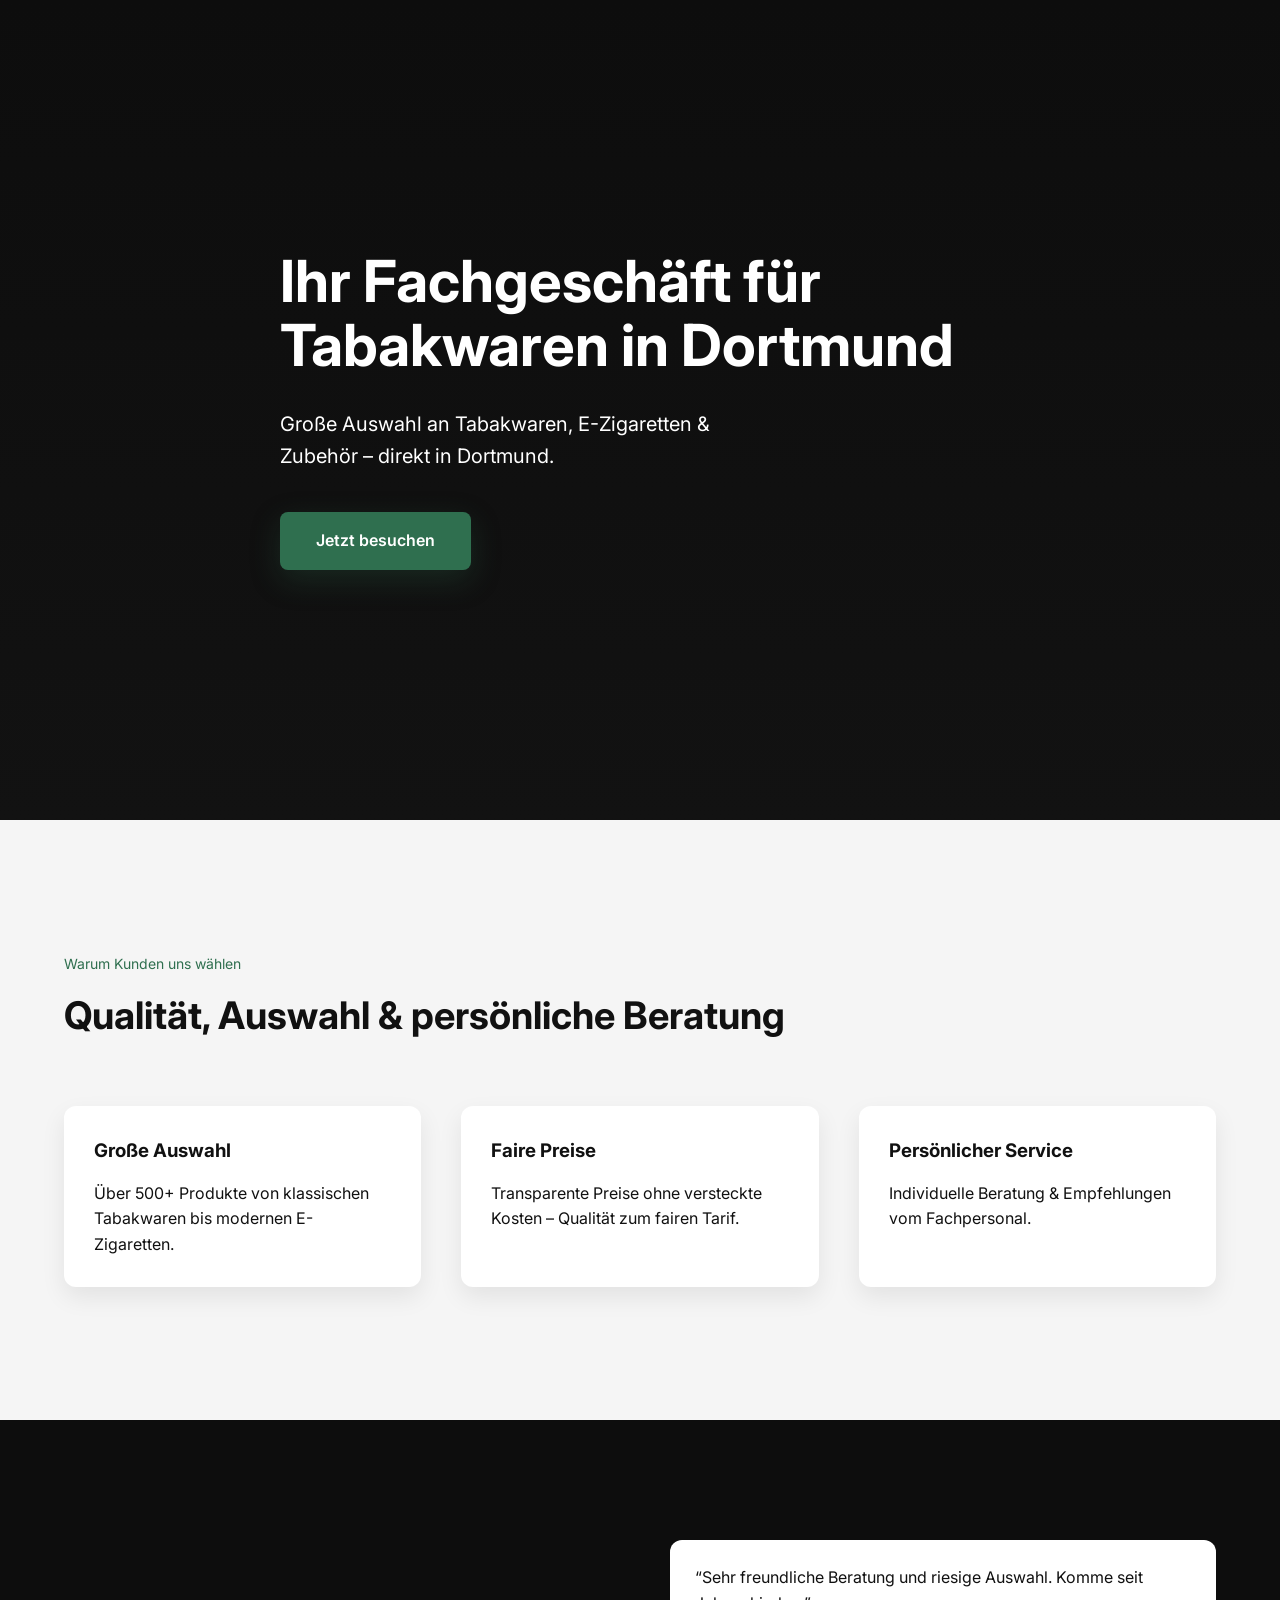
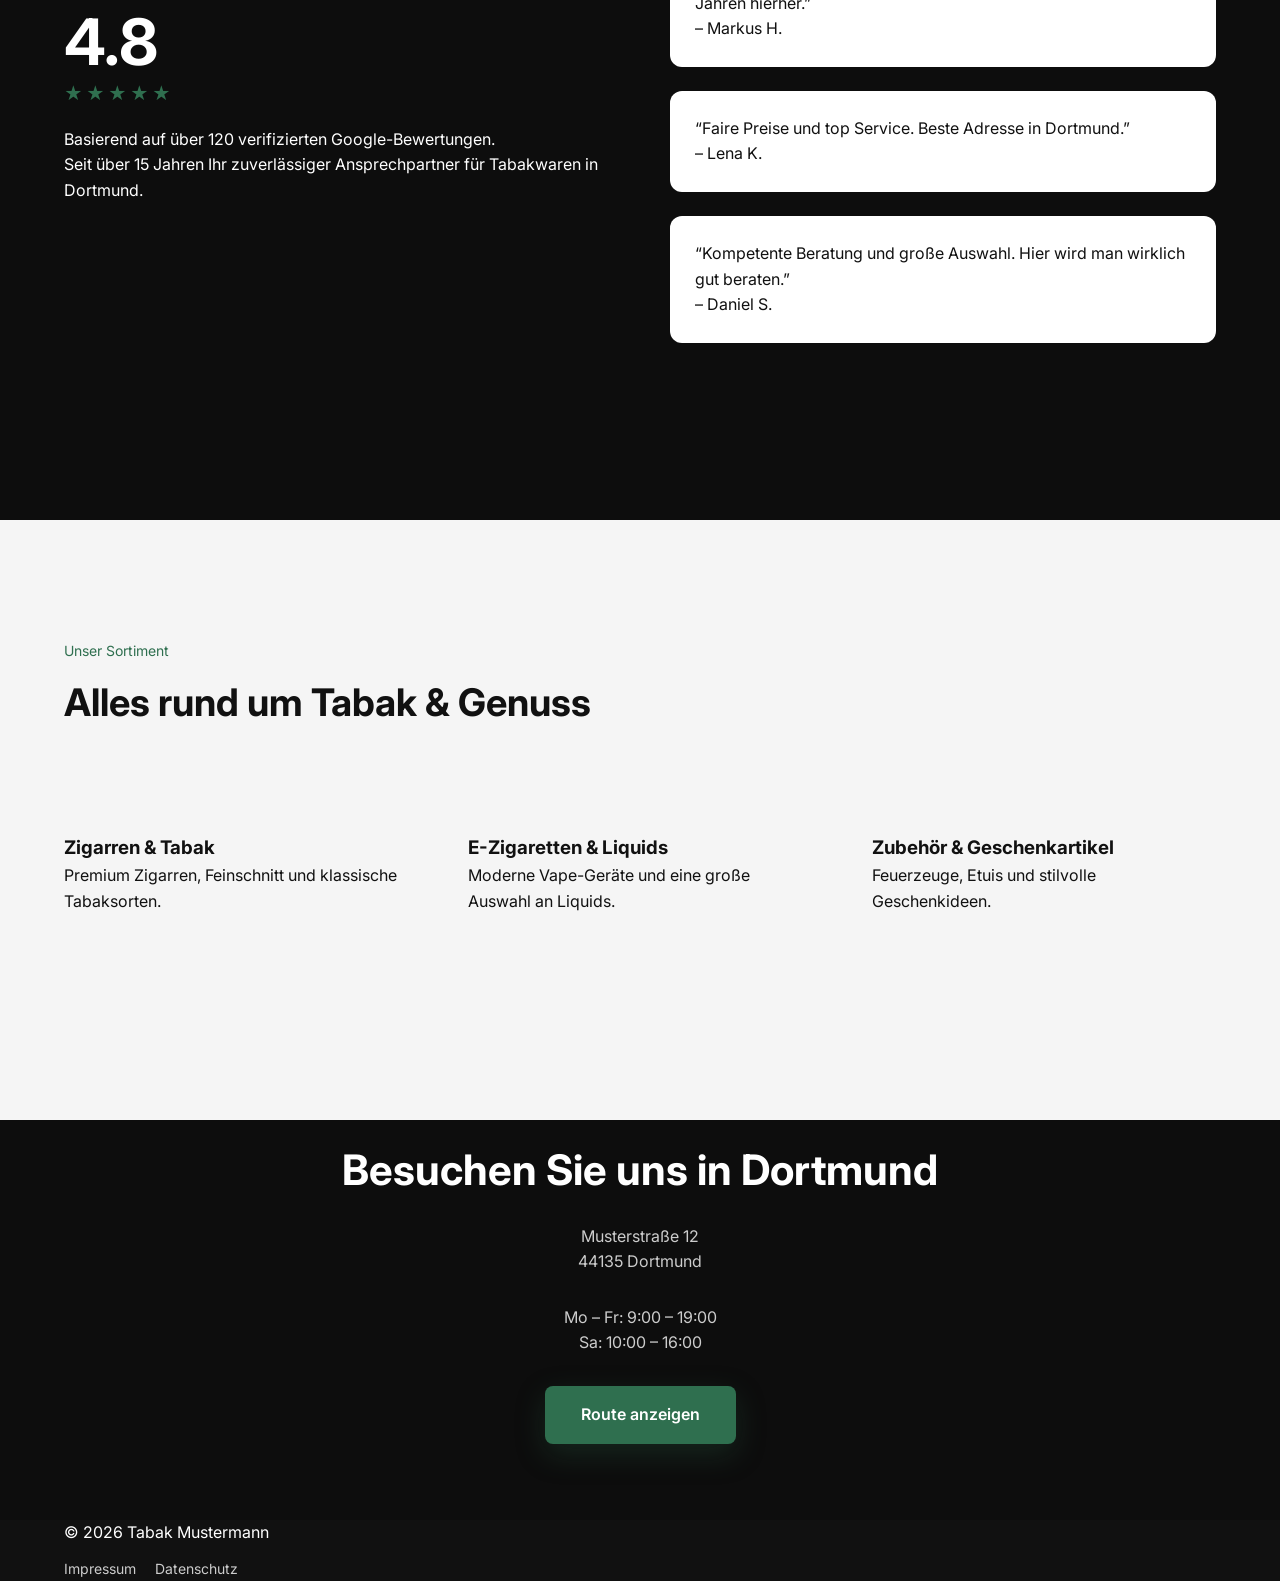
<file: index.html>
<!DOCTYPE html>
<html lang="de">
<head>
  <meta charset="UTF-8" />
  <meta name="viewport" content="width=device-width, initial-scale=1.0" />
  <meta name="description" content="Qualitative Tabakwaren in Dortmund. Kostengünstig, hochwertig und professionell. Jetzt besuchen.">
  <title>Tabak Mustermann Dortmund</title>
  <link rel="stylesheet" href="index_style.css" />
  <link href="https://fonts.googleapis.com/css2?family=Inter:wght@400;600;700&display=swap" rel="stylesheet">
</head>
<body>

  <!-- HERO -->
  <section class="hero">
    <div class="container hero-content">
      <h1>Ihr Fachgeschäft für Tabakwaren in Dortmund</h1>
      <p class="hero-sub">
        Große Auswahl an Tabakwaren, E-Zigaretten & Zubehör – direkt in Dortmund.
      </p>
      <a href="#kontakt" class="btn-primary">Jetzt besuchen</a>
    </div>
  </section>

  <!-- WHY US -->
  <section class="why">
    <div class="container">
      <p class="section-label">Warum Kunden uns wählen</p>
      <h2>Qualität, Auswahl & persönliche Beratung</h2>

      <div class="card-grid">
        <div class="card">
          <h3>Große Auswahl</h3>
          <p>Über 500+ Produkte von klassischen Tabakwaren bis modernen E-Zigaretten.</p>
        </div>

        <div class="card">
          <h3>Faire Preise</h3>
          <p>Transparente Preise ohne versteckte Kosten – Qualität zum fairen Tarif.</p>
        </div>

        <div class="card">
          <h3>Persönlicher Service</h3>
          <p>Individuelle Beratung & Empfehlungen vom Fachpersonal.</p>
        </div>
      </div>
    </div>
  </section>

  <!-- REVIEWS -->
  <section class="reviews">
    <div class="container reviews-grid">
      <div class="rating">
            <h2>4.8</h2>

            <div class="stars">
                ★★★★★
            </div>

            <p>Basierend auf über 120 verifizierten Google-Bewertungen.</p>

            <p class="experience">
                Seit über 15 Jahren Ihr zuverlässiger Ansprechpartner für Tabakwaren in Dortmund.
            </p>
        </div>

      <div class="review-cards">
            <div class="review">
                <p>“Sehr freundliche Beratung und riesige Auswahl. Komme seit Jahren hierher.”</p>
                <span>– Markus H.</span>
            </div>

            <div class="review">
             <p>“Faire Preise und top Service. Beste Adresse in Dortmund.”</p>
                <span>– Lena K.</span>
            </div>

            <div class="review">
                <p>“Kompetente Beratung und große Auswahl. Hier wird man wirklich gut beraten.”</p>
                <span>– Daniel S.</span>
            </div>
        </div>
    </div>
  </section>

  <!-- SORTIMENT -->
  <section class="sortiment">
    <div class="container">
      <p class="section-label">Unser Sortiment</p>
      <h2>Alles rund um Tabak & Genuss</h2>

      <div class="sortiment-grid">
        <div class="sortiment-item">
          <h3>Zigarren & Tabak</h3>
          <p>Premium Zigarren, Feinschnitt und klassische Tabaksorten.</p>
        </div>

        <div class="sortiment-item">
          <h3>E-Zigaretten & Liquids</h3>
          <p>Moderne Vape-Geräte und eine große Auswahl an Liquids.</p>
        </div>

        <div class="sortiment-item">
          <h3>Zubehör & Geschenkartikel</h3>
          <p>Feuerzeuge, Etuis und stilvolle Geschenkideen.</p>
        </div>
      </div>
    </div>
  </section>

  <!-- CTA -->
  <section class="cta" id="kontakt">
    <div class="container cta-content">
      <h2>Besuchen Sie uns in Dortmund</h2>

      <p class="address">
      Musterstraße 12<br>
      44135 Dortmund
    </p>

    <p class="hours">
      Mo – Fr: 9:00 – 19:00<br>
      Sa: 10:00 – 16:00
    </p>
      <a href="https://www.google.com/maps" target="_blank" class="btn-primary">Route anzeigen</a>
    </div>
  </section>

  <footer class="footer">
  <div class="container">
    <p>© 2026 Tabak Mustermann</p>
    <div class="footer-links">
      <a href="impressum.html">Impressum</a>
      <a href="datenschutz.html">Datenschutz</a>
    </div>
  </div>
</footer>

</body>
</html>
</file>
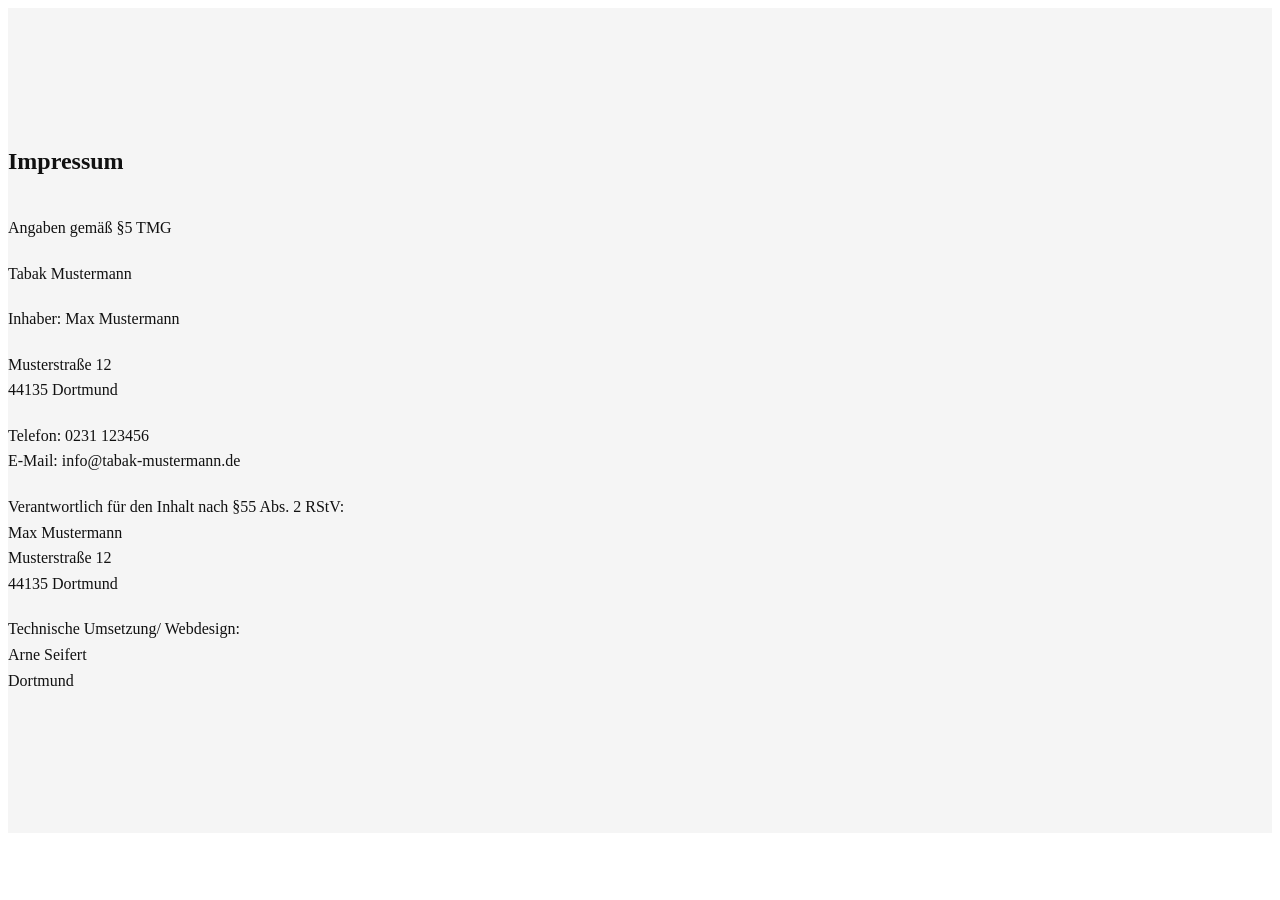
<file: impressum.html>
<!DOCTYPE html>
<html lang="de">
<head>
  <meta charset="UTF-8" />
  <meta name="viewport" content="width=device-width, initial-scale=1.0" />
  <meta name="description" content="Impressum der Website Tabak Mustermann Dortmund. Angaben gemäß §5 TMG.">
  <title>Impressum</title>
  <link rel="stylesheet" href="impressum_style.css" />
</head>
<body>

<section class="legal">
  <div class="container">
    <h1>Impressum</h1>

    <p>Angaben gemäß §5 TMG</p>
    <!--an jeweiligen Auftrag anpassen-->
    <p class="company-name">Tabak Mustermann</p>
    <p class="owner">Inhaber: Max Mustermann</p>
    <p class="address">
      Musterstraße 12<br>
      44135 Dortmund
    </p>

    <p class="contact">
      Telefon: 0231 123456<br>
      E-Mail: info@tabak-mustermann.de
    </p>

    <p class="content-responsible"><!--Ladenbesitzer-->
      Verantwortlich für den Inhalt nach §55 Abs. 2 RStV:<br>
      Max Mustermann<br>
      Musterstraße 12<br>
      44135 Dortmund
    </p>

    <p class="developer">
      Technische Umsetzung/ Webdesign:<br>
      Arne Seifert<br>
      Dortmund
    </p>

  </div>
</section>

</body>
</html>
</file>
<file: index_style.css>
* {
  margin: 0;
  padding: 0;
  box-sizing: border-box;
  font-family: 'Inter', sans-serif;
}

html {
  scroll-behavior: smooth;
}

body {
  line-height: 1.6;
  background: #111;
  color: #fff;
}

.container {
  width: 90%;
  max-width: 1200px;
  margin: 0 auto;
}

/* HERO */
.hero {
  min-height: 820px;
  display: flex;
  align-items: center;
  background: linear-gradient(to bottom, #0d0d0d, #121212);
}

.hero p {
max-width: 500px;
}

.hero-content {
  max-width: 720px;
}

.hero h1 {
  font-size: 58px;
  line-height: 1.1;
  margin-bottom: 30px;
  font-weight: 700;
}

.hero-sub {
  font-size: 20px;
  max-width: 550px;
  margin-bottom: 40px;
}

.btn-primary {
  display: inline-block;
  padding: 16px 36px;
  background: #2f6f4f;
  color: #fff;
  text-decoration: none;
  border-radius: 8px;
  font-weight: 600;
  transition: 0.3s ease;
  box-shadow: 0 10px 30px rgba(47,111,79,0.25);
}

.btn-primary:hover {
  background: #24573d;
}

/* WHY SECTION */
.why {
  min-height: 600px;
  background: #f5f5f5;
  color: #111;
  display: flex;
  align-items: center;
}

.section-label {
  font-size: 14px;
  margin-bottom: 10px;
  color: #2f6f4f;
}

.why h2 {
  font-size: 38px;
  margin-bottom: 60px;
}

.card-grid {
  display: grid;
  grid-template-columns: repeat(3, 1fr);
  gap: 40px;
}

.card {
  background: #fff;
  padding: 30px;
  border-radius: 12px;
  box-shadow: 0 10px 25px rgba(0,0,0,0.08);
}

.card h3 {
  margin-bottom: 15px;
}

/* REVIEWS */
.reviews {
  min-height: 700px;
  background: #0d0d0d;
  padding: 120px 0;
}

.reviews-grid {
  display: grid;
  grid-template-columns: 1fr 1fr;
  gap: 60px;
  align-items: start;
}

.rating h2 {
  font-size: 64px;
  margin: 0px;
  line-height: 1;
}

.rating {
  margin-top: 70px;
}

.stars {
  margin-top: 6px;
  margin-bottom: 18px;
  font-size: 18px;
  color: #2f6f4f;
  letter-spacing: 3px;
}

.review-cards {
  display: flex;
  flex-direction: column;
  gap: 24px;
  justify-content: flex-start;
  margin-bottom: 20px;
}

.review {
  background: #fff;
  color: #111;
  padding: 25px;
  border-radius: 12px;
}

/* SORTIMENT */
.sortiment {
  min-height: 600px;
  background: #f5f5f5;
  color: #111;
  padding: 120px 0;
}

.sortiment-grid {
  margin-top: 100px;
  display: grid;
  grid-template-columns: repeat(3, 1fr);
  gap: 60px;
}

.sortiment h2 {
  font-size: 38px;
  margin-bottom: 60px;
}

/* CTA */
.cta {
  min-height: 400px;
  background: #0d0d0d;
  display: flex;
  align-items: center;
  justify-content: center;
  text-align: center;
  padding-bottom: 60px;
}

.cta h2 {
  font-size: 42px;
  margin-bottom: 20px;
}

.cta p {
  margin-bottom: 30px;
  color: #ccc;
}

@media (max-width: 1024px) {

  .card-grid,
  .sortiment-grid {
    grid-template-columns: repeat(2, 1fr);
  }

  .reviews-grid {
    grid-template-columns: 1fr;
    gap: 80px;
  }

  .rating {
    margin-top: 0;
  }

}

@media (max-width: 768px) {

  .hero {
    min-height: auto;
    padding: 120px 0;
  }

  .hero h1 {
    font-size: 40px;
  }

  .hero-sub {
    font-size: 16px;
  }

  .card-grid,
  .sortiment-grid {
    grid-template-columns: 1fr;
  }

  .reviews-grid {
    grid-template-columns: 1fr;
  }

  .cta h2 {
    font-size: 32px;
  }

}

.footer-links {
  margin-top: 10px;
}

.footer-links a {
  color: #ccc;
  text-decoration: none;
  margin-right: 15px;
  font-size: 14px;
}

.footer-links a:hover {
  text-decoration: underline;
}

.address {
  margin-top: 20px;
  color: #ccc;
}

.hours {
  margin-top: 10px;
  margin-bottom: 30px;
  color: #ccc;
}
</file>
<file: impressum_style.css>
.legal {
  padding: 120px 0;
  background: #f5f5f5;
  color: #111;
}

.legal h1 {
  margin-bottom: 40px;
}

.legal p {
  margin-bottom: 20px;
  line-height: 1.6;
}
</file>
